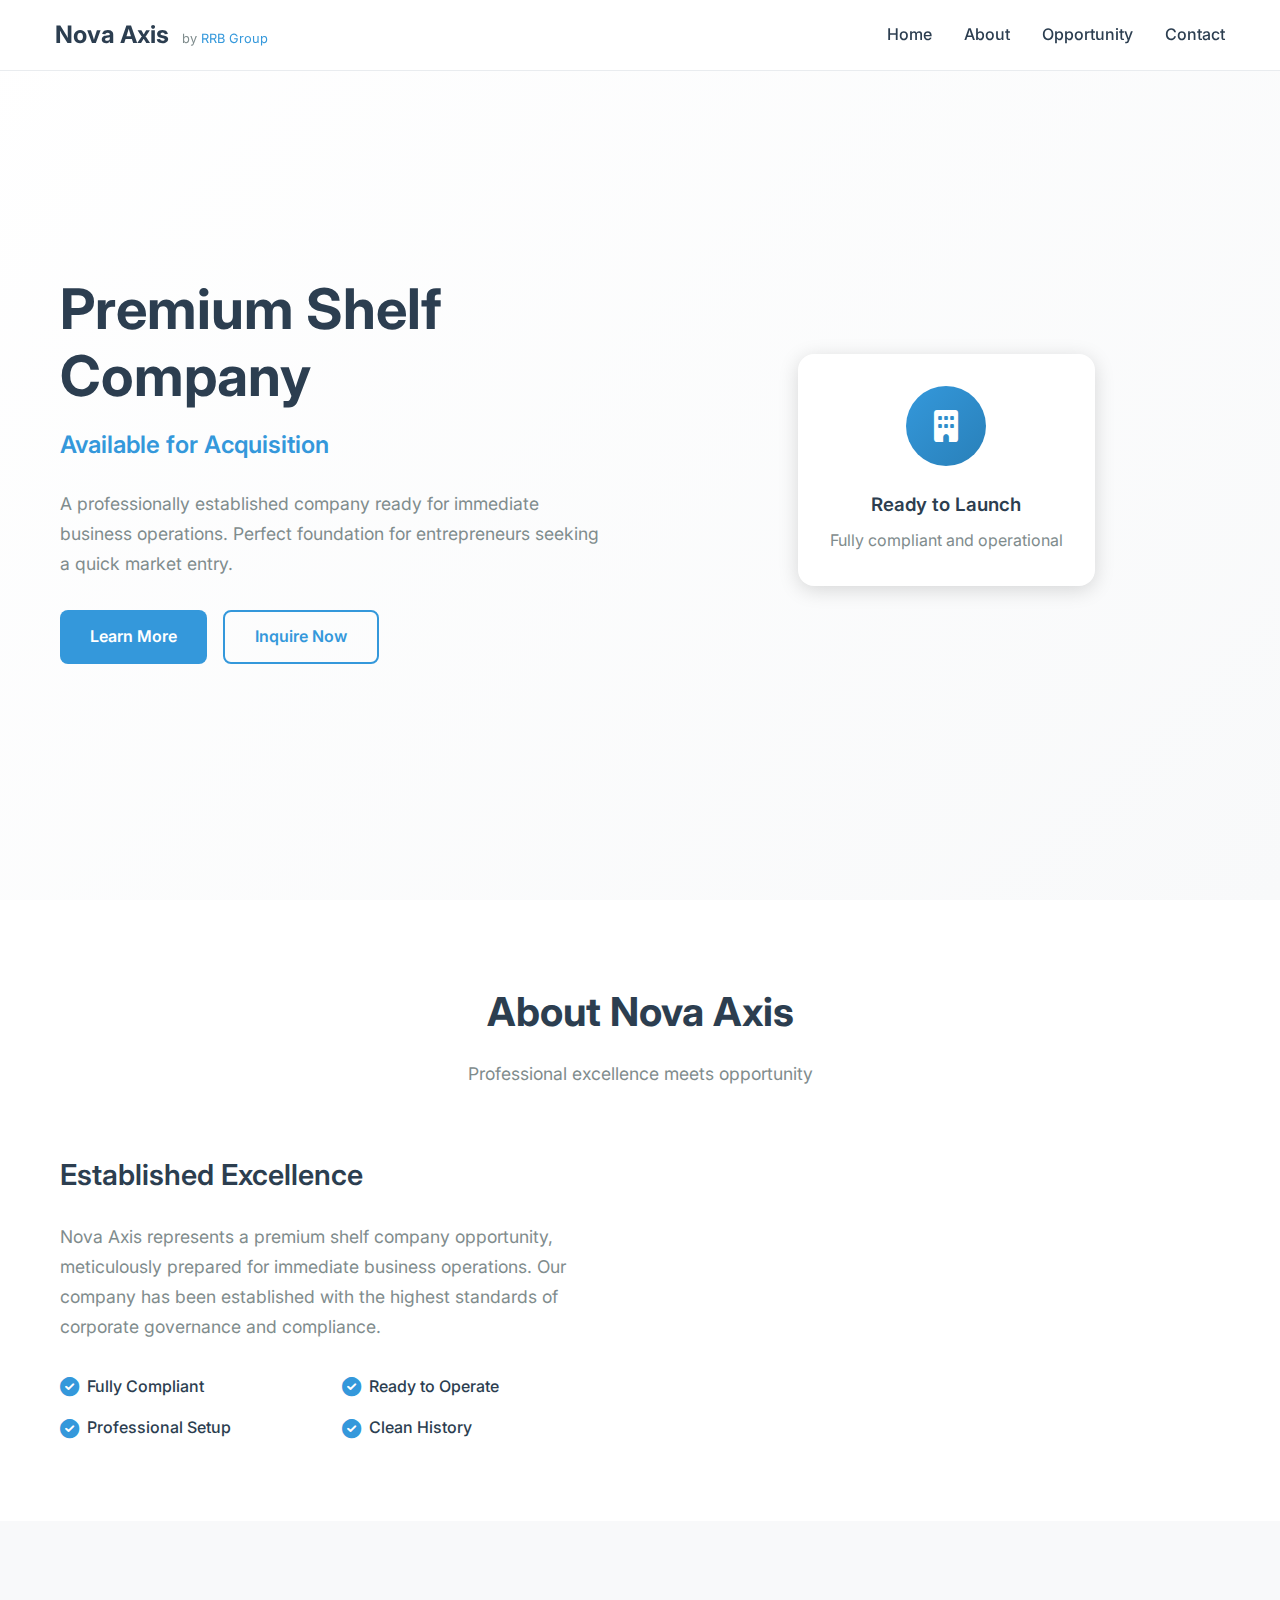
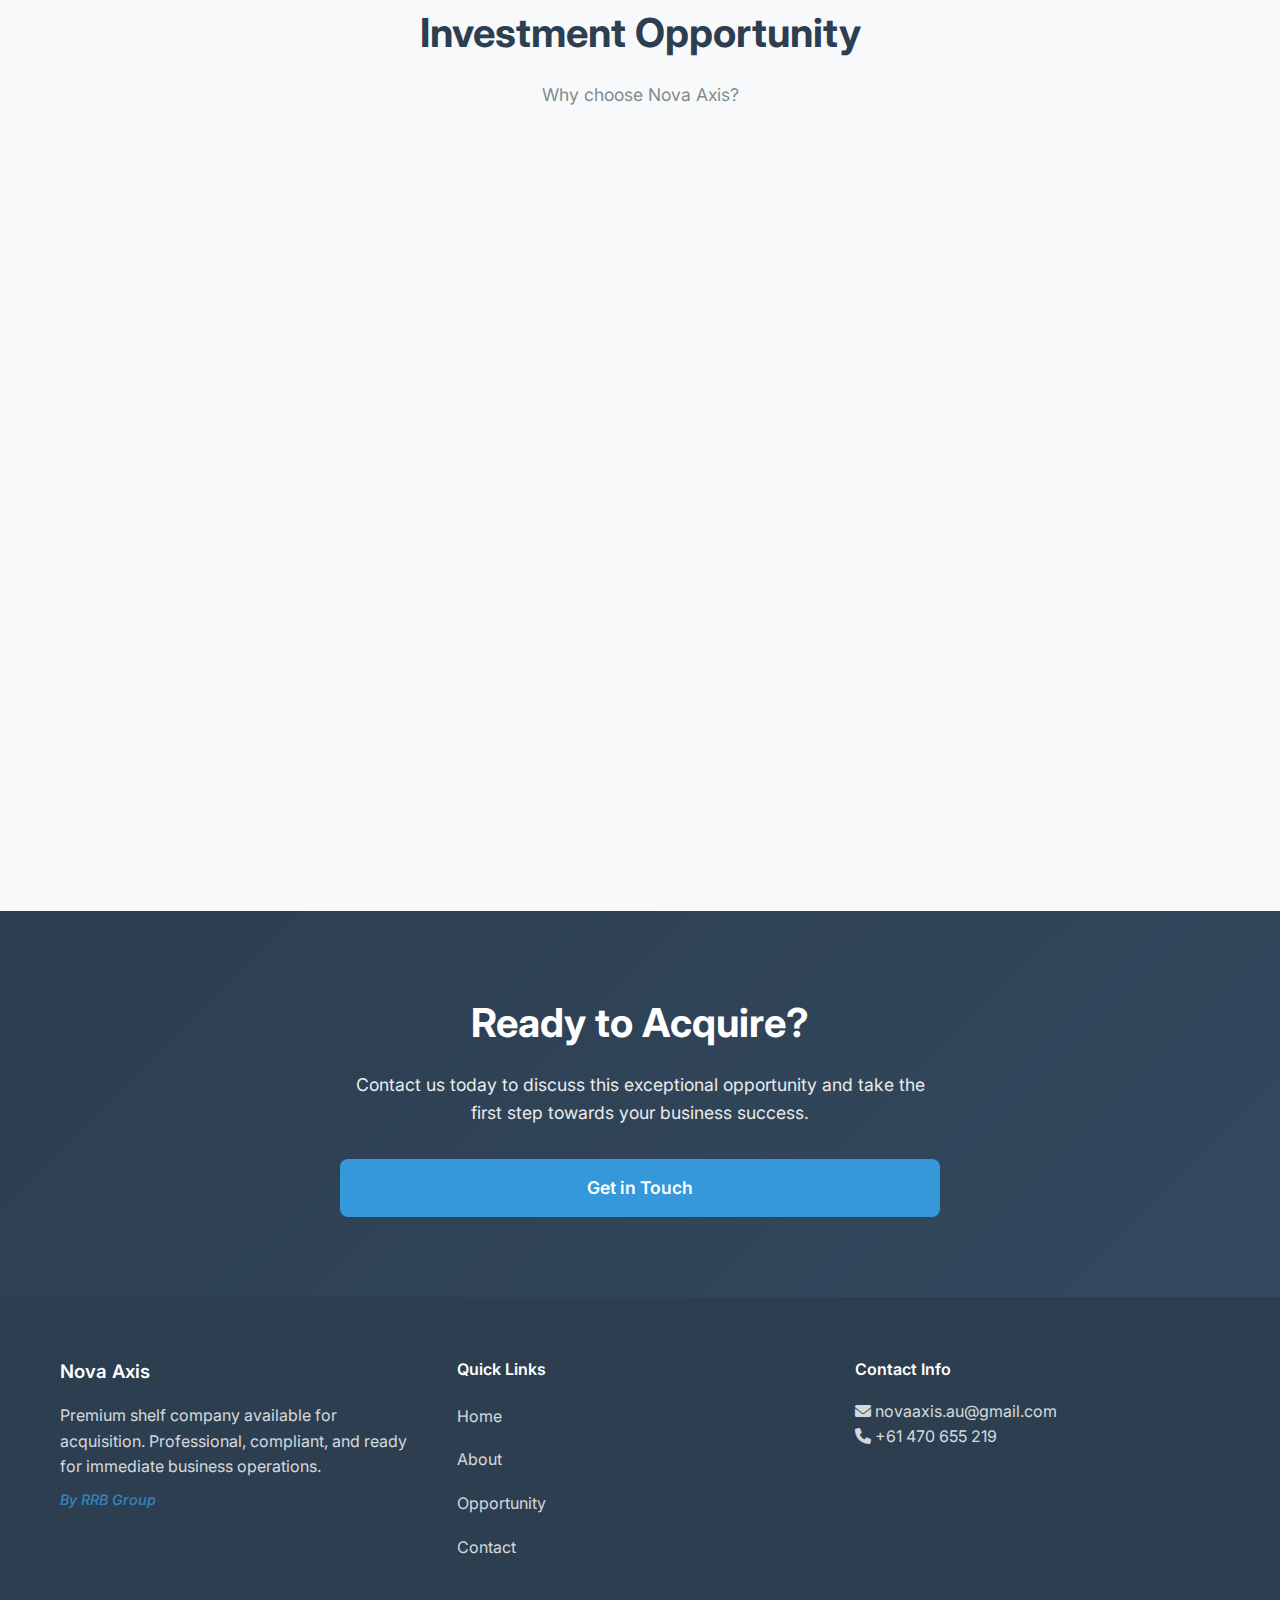
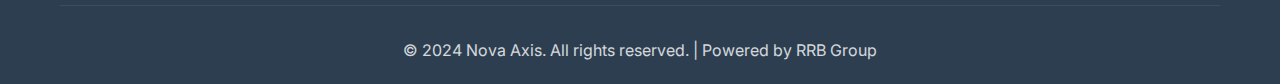
<file: index.html>
<!DOCTYPE html>
<html lang="en">
<head>
    <meta charset="UTF-8">
    <meta name="viewport" content="width=device-width, initial-scale=1.0, maximum-scale=1.0, user-scalable=no">
    <meta name="description" content="Nova Axis - Premium shelf company available for acquisition. Professional, compliant, and ready for immediate business operations.">
    <meta name="keywords" content="shelf company, company acquisition, business opportunity, Nova Axis">
    <meta name="author" content="Nova Axis">
    <meta name="robots" content="index, follow">
    
    <!-- Open Graph / Facebook -->
    <meta property="og:type" content="website">
    <meta property="og:url" content="https://rrbgroup.github.io/VerdantEdge/">
    <meta property="og:title" content="Nova Axis - Premium Shelf Company">
    <meta property="og:description" content="Premium shelf company available for acquisition. Professional, compliant, and ready for immediate business operations.">
    <meta property="og:image" content="https://rrbgroup.github.io/VerdantEdge/og-image.jpg">

    <!-- Twitter -->
    <meta property="twitter:card" content="summary_large_image">
    <meta property="twitter:url" content="https://rrbgroup.github.io/VerdantEdge/">
    <meta property="twitter:title" content="Nova Axis - Premium Shelf Company">
    <meta property="twitter:description" content="Premium shelf company available for acquisition. Professional, compliant, and ready for immediate business operations.">
    <meta property="twitter:image" content="https://rrbgroup.github.io/VerdantEdge/og-image.jpg">

    <!-- Mobile App Meta Tags -->
    <meta name="apple-mobile-web-app-capable" content="yes">
    <meta name="apple-mobile-web-app-status-bar-style" content="default">
    <meta name="apple-mobile-web-app-title" content="Nova Axis">
    <meta name="mobile-web-app-capable" content="yes">
    <meta name="theme-color" content="#27ae60">
    <meta name="msapplication-TileColor" content="#27ae60">
    
    <!-- Favicon -->
    <link rel="icon" type="image/x-icon" href="/favicon.ico">
    <link rel="apple-touch-icon" href="/apple-touch-icon.png">
    
    <title>Nova Axis - Premium Shelf Company</title>
    <link rel="stylesheet" href="styles.css">
    <link href="https://fonts.googleapis.com/css2?family=Inter:wght@300;400;500;600;700&display=swap" rel="stylesheet">
    <link rel="stylesheet" href="https://cdnjs.cloudflare.com/ajax/libs/font-awesome/6.0.0/css/all.min.css">
</head>
<body>
    <!-- Navigation -->
    <nav class="navbar">
        <div class="nav-container">
            <div class="nav-logo">
                <h2>Nova Axis <span class="rrb-header">by <a href="https://www.rrbgroup.au/" target="_blank" rel="noopener noreferrer">RRB Group</a></span></h2>
            </div>
            <ul class="nav-menu">
                <li class="nav-item">
                    <a href="#home" class="nav-link">Home</a>
                </li>
                <li class="nav-item">
                    <a href="#about" class="nav-link">About</a>
                </li>
                <li class="nav-item">
                    <a href="#opportunity" class="nav-link">Opportunity</a>
                </li>
                <li class="nav-item">
                    <a href="contact.html" class="nav-link">Contact</a>
                </li>
            </ul>
            <div class="hamburger">
                <span class="bar"></span>
                <span class="bar"></span>
                <span class="bar"></span>
            </div>
        </div>
    </nav>

    <!-- Hero Section -->
    <section id="home" class="hero">
        <div class="hero-container">
            <div class="hero-content">
                <h1 class="hero-title">Premium Shelf Company</h1>
                <h2 class="hero-subtitle">Available for Acquisition</h2>
                <p class="hero-description">
                    A professionally established company ready for immediate business operations. 
                    Perfect foundation for entrepreneurs seeking a quick market entry.
                </p>
                <div class="hero-buttons">
                    <a href="#opportunity" class="btn btn-primary">Learn More</a>
                    <a href="contact.html" class="btn btn-secondary">Inquire Now</a>
                </div>
            </div>
            <div class="hero-visual">
                <div class="hero-card">
                    <div class="card-icon">
                        <i class="fas fa-building"></i>
                    </div>
                    <h3>Ready to Launch</h3>
                    <p>Fully compliant and operational</p>
                </div>
            </div>
        </div>
    </section>

    <!-- About Section -->
    <section id="about" class="about">
        <div class="container">
            <div class="section-header">
                <h2>About Nova Axis</h2>
                <p>Professional excellence meets opportunity</p>
            </div>
            <div class="about-content">
                <div class="about-text">
                    <h3>Established Excellence</h3>
                    <p>
                        Nova Axis represents a premium shelf company opportunity, meticulously prepared 
                        for immediate business operations. Our company has been established with the 
                        highest standards of corporate governance and compliance.
                    </p>
                    <div class="features-grid">
                        <div class="feature">
                            <i class="fas fa-check-circle"></i>
                            <span>Fully Compliant</span>
                        </div>
                        <div class="feature">
                            <i class="fas fa-check-circle"></i>
                            <span>Ready to Operate</span>
                        </div>
                        <div class="feature">
                            <i class="fas fa-check-circle"></i>
                            <span>Professional Setup</span>
                        </div>
                        <div class="feature">
                            <i class="fas fa-check-circle"></i>
                            <span>Clean History</span>
                        </div>
                    </div>
                </div>
                <div class="about-visual">
                    <div class="stats-container">
                        <div class="stat-item">
                            <div class="stat-number">100%</div>
                            <div class="stat-label">Compliant</div>
                        </div>
                        <div class="stat-item">
                            <div class="stat-number">24/7</div>
                            <div class="stat-label">Ready</div>
                        </div>
                        <div class="stat-item">
                            <div class="stat-number">0</div>
                            <div class="stat-label">Liabilities</div>
                        </div>
                    </div>
                </div>
            </div>
        </div>
    </section>

    <!-- Opportunity Section -->
    <section id="opportunity" class="opportunity">
        <div class="container">
            <div class="section-header">
                <h2>Investment Opportunity</h2>
                <p>Why choose Nova Axis?</p>
            </div>
            <div class="opportunity-grid">
                <div class="opportunity-card">
                    <div class="card-icon">
                        <i class="fas fa-rocket"></i>
                    </div>
                    <h3>Immediate Launch</h3>
                    <p>Skip the lengthy incorporation process and start operating immediately with our ready-to-use company structure.</p>
                </div>
                <div class="opportunity-card">
                    <div class="card-icon">
                        <i class="fas fa-shield-alt"></i>
                    </div>
                    <h3>Risk Mitigation</h3>
                    <p>Benefit from a company with a clean operational history and full regulatory compliance.</p>
                </div>
                <div class="opportunity-card">
                    <div class="card-icon">
                        <i class="fas fa-chart-line"></i>
                    </div>
                    <h3>Growth Ready</h3>
                    <p>Perfect foundation for scaling your business with established corporate infrastructure.</p>
                </div>
                <div class="opportunity-card">
                    <div class="card-icon">
                        <i class="fas fa-clock"></i>
                    </div>
                    <h3>Time Savings</h3>
                    <p>Save months of administrative work and focus on your core business objectives.</p>
                </div>
            </div>
        </div>
    </section>

    <!-- CTA Section -->
    <section class="cta">
        <div class="container">
            <div class="cta-content">
                <h2>Ready to Acquire?</h2>
                <p>Contact us today to discuss this exceptional opportunity and take the first step towards your business success.</p>
                <a href="contact.html" class="btn btn-primary">Get in Touch</a>
            </div>
        </div>
    </section>

    <!-- Footer -->
    <footer class="footer">
        <div class="container">
            <div class="footer-content">
                <div class="footer-section">
                    <h3>Nova Axis</h3>
                    <p>Premium shelf company available for acquisition. Professional, compliant, and ready for immediate business operations.</p>
                    <p class="rrb-attribution">By <a href="https://www.rrbgroup.au/" target="_blank" rel="noopener noreferrer">RRB Group</a></p>
                </div>
                <div class="footer-section">
                    <h4>Quick Links</h4>
                    <ul>
                        <li><a href="#home">Home</a></li>
                        <li><a href="#about">About</a></li>
                        <li><a href="#opportunity">Opportunity</a></li>
                        <li><a href="contact.html">Contact</a></li>
                    </ul>
                </div>
                <div class="footer-section">
                    <h4>Contact Info</h4>
                    <p><i class="fas fa-envelope"></i> novaaxis.au@gmail.com</p>
                    <p><i class="fas fa-phone"></i> +61 470 655 219</p>
                </div>
            </div>
            <div class="footer-bottom">
                <p>&copy; 2024 Nova Axis. All rights reserved. | Powered by RRB Group</p>
            </div>
        </div>
    </footer>

    <script src="script.js"></script>
</body>
</html>
</file>
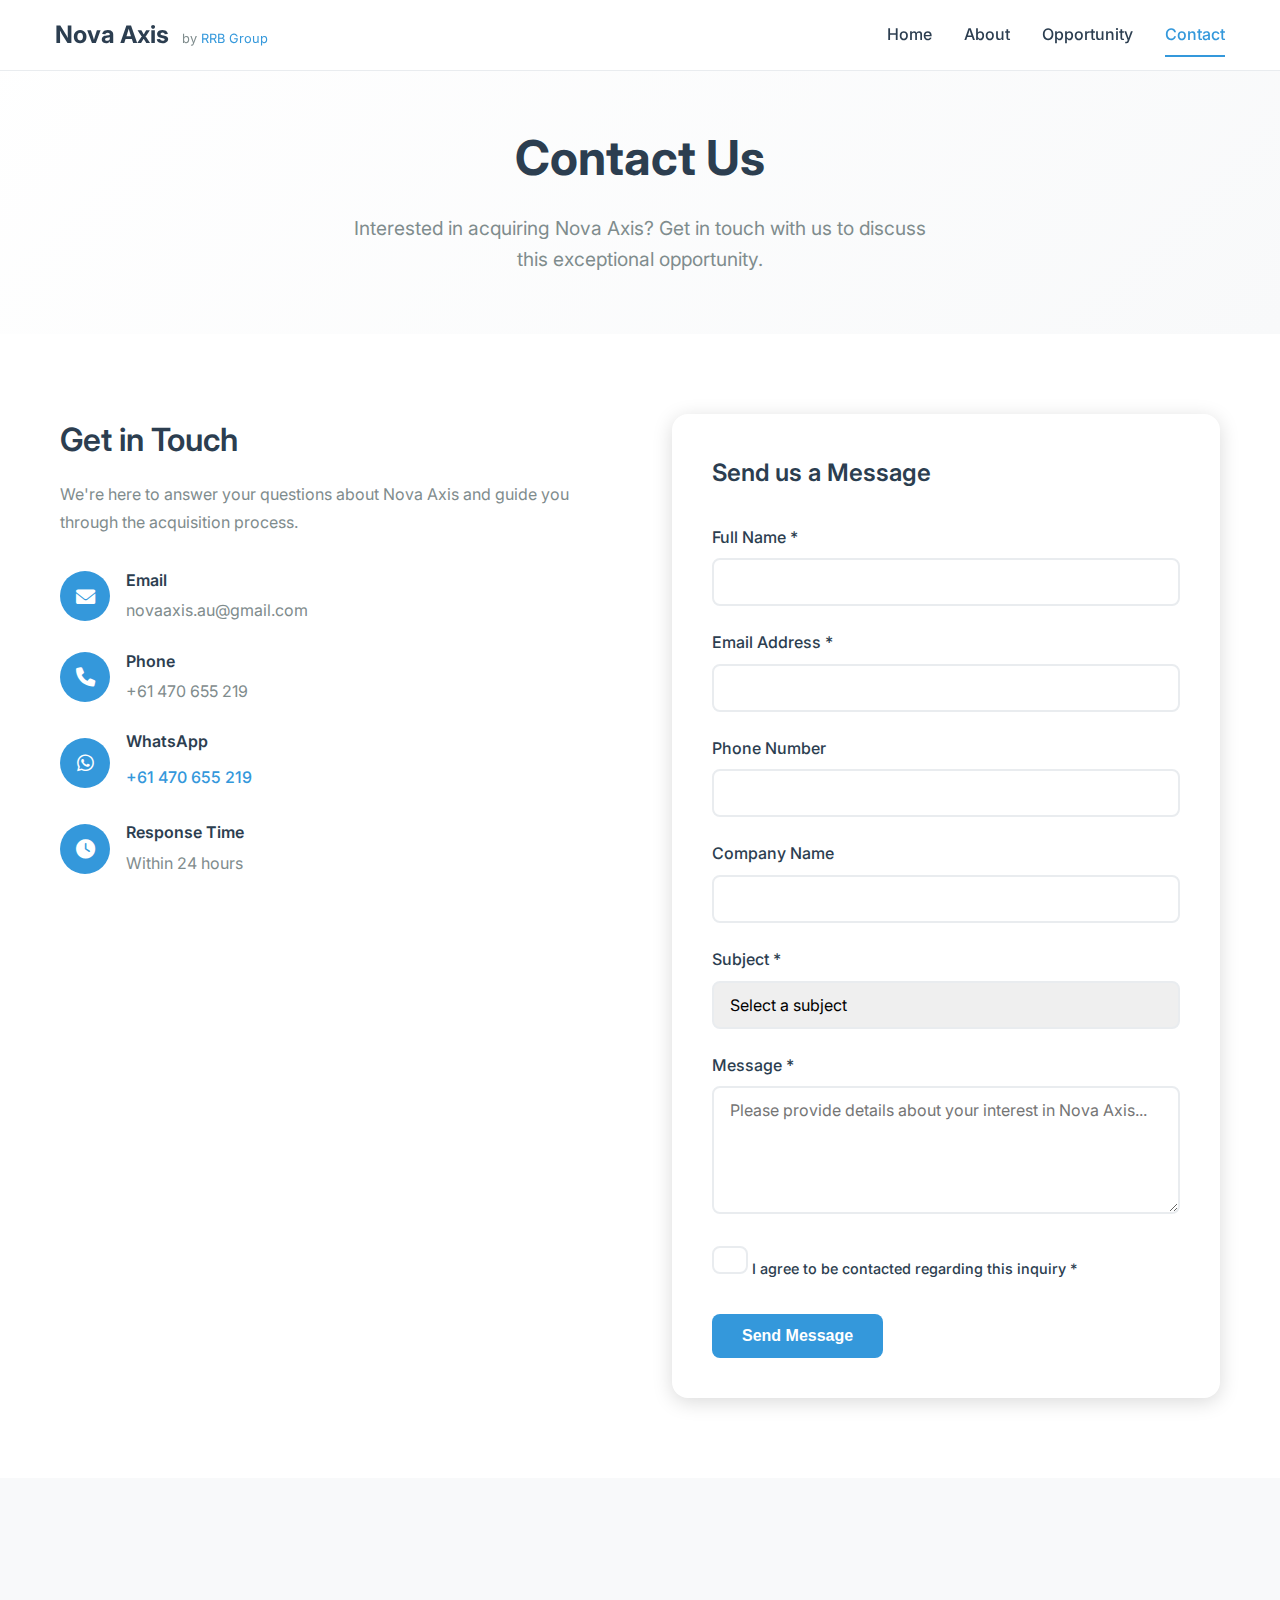
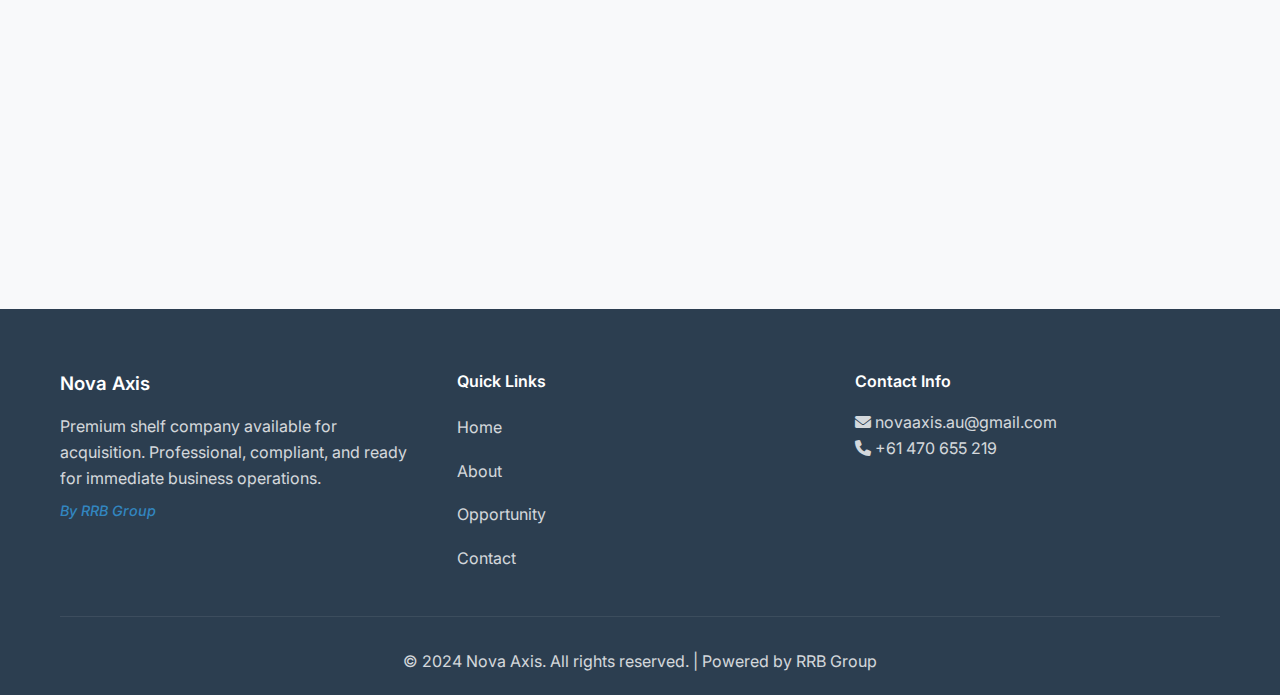
<file: contact.html>
<!DOCTYPE html>
<html lang="en">
<head>
    <meta charset="UTF-8">
    <meta name="viewport" content="width=device-width, initial-scale=1.0, maximum-scale=1.0, user-scalable=no">
    <meta name="description" content="Contact Nova Axis - Premium shelf company available for acquisition. Get in touch to discuss this exceptional opportunity.">
    <meta name="keywords" content="contact Nova Axis, shelf company acquisition, business opportunity">
    <meta name="author" content="Nova Axis">
    <meta name="robots" content="index, follow">
    
    <!-- Open Graph / Facebook -->
    <meta property="og:type" content="website">
    <meta property="og:url" content="https://rrbgroup.github.io/VerdantEdge/contact.html">
    <meta property="og:title" content="Contact Us - Nova Axis">
    <meta property="og:description" content="Contact Nova Axis - Premium shelf company available for acquisition. Get in touch to discuss this exceptional opportunity.">
    <meta property="og:image" content="https://rrbgroup.github.io/VerdantEdge/og-image.jpg">

    <!-- Twitter -->
    <meta property="twitter:card" content="summary_large_image">
    <meta property="twitter:url" content="https://rrbgroup.github.io/VerdantEdge/contact.html">
    <meta property="twitter:title" content="Contact Us - Nova Axis">
    <meta property="twitter:description" content="Contact Nova Axis - Premium shelf company available for acquisition. Get in touch to discuss this exceptional opportunity.">
    <meta property="twitter:image" content="https://rrbgroup.github.io/VerdantEdge/og-image.jpg">

    <!-- Mobile App Meta Tags -->
    <meta name="apple-mobile-web-app-capable" content="yes">
    <meta name="apple-mobile-web-app-status-bar-style" content="default">
    <meta name="apple-mobile-web-app-title" content="Nova Axis">
    <meta name="mobile-web-app-capable" content="yes">
    <meta name="theme-color" content="#27ae60">
    <meta name="msapplication-TileColor" content="#27ae60">
    
    <!-- Favicon -->
    <link rel="icon" type="image/x-icon" href="/favicon.ico">
    <link rel="apple-touch-icon" href="/apple-touch-icon.png">
    
    <title>Contact Us - Nova Axis</title>
    <link rel="stylesheet" href="styles.css">
    <link href="https://fonts.googleapis.com/css2?family=Inter:wght@300;400;500;600;700&display=swap" rel="stylesheet">
    <link rel="stylesheet" href="https://cdnjs.cloudflare.com/ajax/libs/font-awesome/6.0.0/css/all.min.css">
</head>
<body>
    <!-- Navigation -->
    <nav class="navbar">
        <div class="nav-container">
            <div class="nav-logo">
                <h2>Nova Axis <span class="rrb-header">by <a href="https://www.rrbgroup.au/" target="_blank" rel="noopener noreferrer">RRB Group</a></span></h2>
            </div>
            <ul class="nav-menu">
                <li class="nav-item">
                    <a href="index.html" class="nav-link">Home</a>
                </li>
                <li class="nav-item">
                    <a href="index.html#about" class="nav-link">About</a>
                </li>
                <li class="nav-item">
                    <a href="index.html#opportunity" class="nav-link">Opportunity</a>
                </li>
                <li class="nav-item">
                    <a href="contact.html" class="nav-link active">Contact</a>
                </li>
            </ul>
            <div class="hamburger">
                <span class="bar"></span>
                <span class="bar"></span>
                <span class="bar"></span>
            </div>
        </div>
    </nav>

    <!-- Contact Hero -->
    <section class="contact-hero">
        <div class="container">
            <div class="contact-hero-content">
                <h1>Contact Us</h1>
                <p>Interested in acquiring Nova Axis? Get in touch with us to discuss this exceptional opportunity.</p>
            </div>
        </div>
    </section>

    <!-- Contact Section -->
    <section class="contact-section">
        <div class="container">
            <div class="contact-content">
                <div class="contact-info">
                    <h2>Get in Touch</h2>
                    <p>We're here to answer your questions about Nova Axis and guide you through the acquisition process.</p>
                    
                    <div class="contact-details">
                        <div class="contact-item">
                            <div class="contact-icon">
                                <i class="fas fa-envelope"></i>
                            </div>
                            <div class="contact-text">
                                <h4>Email</h4>
                                <p>novaaxis.au@gmail.com</p>
                            </div>
                        </div>
                        
                        <div class="contact-item">
                            <div class="contact-icon">
                                <i class="fas fa-phone"></i>
                            </div>
                            <div class="contact-text">
                                <h4>Phone</h4>
                                <p>+61 470 655 219</p>
                            </div>
                        </div>
                        
                        <div class="contact-item">
                            <div class="contact-icon">
                                <i class="fab fa-whatsapp"></i>
                            </div>
                            <div class="contact-text">
                                <h4>WhatsApp</h4>
                                <p><a href="https://wa.me/61470655219" target="_blank" class="whatsapp-link">+61 470 655 219</a></p>
                            </div>
                        </div>
                        
                        <div class="contact-item">
                            <div class="contact-icon">
                                <i class="fas fa-clock"></i>
                            </div>
                            <div class="contact-text">
                                <h4>Response Time</h4>
                                <p>Within 24 hours</p>
                            </div>
                        </div>
                    </div>
                </div>
                
                <div class="contact-form-container">
                    <form class="contact-form" id="contactForm">
                        <h3>Send us a Message</h3>
                        
                        <div class="form-group">
                            <label for="name">Full Name *</label>
                            <input type="text" id="name" name="name" required>
                        </div>
                        
                        <div class="form-group">
                            <label for="email">Email Address *</label>
                            <input type="email" id="email" name="email" required>
                        </div>
                        
                        <div class="form-group">
                            <label for="phone">Phone Number</label>
                            <input type="tel" id="phone" name="phone">
                        </div>
                        
                        <div class="form-group">
                            <label for="company">Company Name</label>
                            <input type="text" id="company" name="company">
                        </div>
                        
                        <div class="form-group">
                            <label for="subject">Subject *</label>
                            <select id="subject" name="subject" required>
                                <option value="">Select a subject</option>
                                <option value="acquisition">Acquisition Inquiry</option>
                                <option value="information">Request Information</option>
                                <option value="meeting">Schedule Meeting</option>
                                <option value="other">Other</option>
                            </select>
                        </div>
                        
                        <div class="form-group">
                            <label for="message">Message *</label>
                            <textarea id="message" name="message" rows="5" required placeholder="Please provide details about your interest in Nova Axis..."></textarea>
                        </div>
                        
                        <div class="form-group">
                            <label class="checkbox-label">
                                <input type="checkbox" id="agreement" name="agreement" required>
                                <span class="checkmark"></span>
                                I agree to be contacted regarding this inquiry *
                            </label>
                        </div>
                        
                        <button type="submit" class="btn btn-primary">Send Message</button>
                    </form>
                </div>
            </div>
        </div>
    </section>

    <!-- Additional Info Section -->
    <section class="info-section">
        <div class="container">
            <div class="info-grid">
                <div class="info-card">
                    <div class="info-icon">
                        <i class="fas fa-handshake"></i>
                    </div>
                    <h3>Professional Process</h3>
                    <p>We maintain the highest standards of confidentiality and professionalism throughout the acquisition process.</p>
                </div>
                
                <div class="info-card">
                    <div class="info-icon">
                        <i class="fas fa-shield-alt"></i>
                    </div>
                    <h3>Secure Communication</h3>
                    <p>All communications are handled with the utmost discretion and security to protect your interests.</p>
                </div>
                
                <div class="info-card">
                    <div class="info-icon">
                        <i class="fas fa-clock"></i>
                    </div>
                    <h3>Quick Response</h3>
                    <p>We understand the importance of timely communication and respond to all inquiries within 24 hours.</p>
                </div>
            </div>
        </div>
    </section>

    <!-- Footer -->
    <footer class="footer">
        <div class="container">
            <div class="footer-content">
                <div class="footer-section">
                    <h3>Nova Axis</h3>
                    <p>Premium shelf company available for acquisition. Professional, compliant, and ready for immediate business operations.</p>
                    <p class="rrb-attribution">By <a href="https://www.rrbgroup.au/" target="_blank" rel="noopener noreferrer">RRB Group</a></p>
                </div>
                <div class="footer-section">
                    <h4>Quick Links</h4>
                    <ul>
                        <li><a href="index.html">Home</a></li>
                        <li><a href="index.html#about">About</a></li>
                        <li><a href="index.html#opportunity">Opportunity</a></li>
                        <li><a href="contact.html">Contact</a></li>
                    </ul>
                </div>
                <div class="footer-section">
                    <h4>Contact Info</h4>
                    <p><i class="fas fa-envelope"></i> novaaxis.au@gmail.com</p>
                    <p><i class="fas fa-phone"></i> +61 470 655 219</p>
                </div>
            </div>
            <div class="footer-bottom">
                <p>&copy; 2024 Nova Axis. All rights reserved. | Powered by RRB Group</p>
            </div>
        </div>
    </footer>

    <script src="script.js"></script>
</body>
</html>
</file>
<file: styles.css>
/* Reset and Base Styles */
* {
    margin: 0;
    padding: 0;
    box-sizing: border-box;
}

:root {
    --primary-color: #2c3e50;
    --secondary-color: #34495e;
    --accent-color: #3498db;
    --text-primary: #2c3e50;
    --text-secondary: #7f8c8d;
    --background-white: #ffffff;
    --background-light: #f8f9fa;
    --background-gray: #ecf0f1;
    --border-color: #e9ecef;
    --shadow-light: 0 2px 10px rgba(0, 0, 0, 0.1);
    --shadow-medium: 0 4px 20px rgba(0, 0, 0, 0.15);
    --transition: all 0.3s ease;
}

html {
    scroll-behavior: smooth;
    -webkit-text-size-adjust: 100%;
    -ms-text-size-adjust: 100%;
}

body {
    font-family: 'Inter', sans-serif;
    line-height: 1.6;
    color: var(--text-primary);
    background-color: var(--background-white);
    -webkit-font-smoothing: antialiased;
    -moz-osx-font-smoothing: grayscale;
    overflow-x: hidden;
}

.container {
    max-width: 1200px;
    margin: 0 auto;
    padding: 0 20px;
}

/* Navigation */
.navbar {
    position: fixed;
    top: 0;
    width: 100%;
    background: rgba(255, 255, 255, 0.95);
    backdrop-filter: blur(10px);
    -webkit-backdrop-filter: blur(10px);
    border-bottom: 1px solid var(--border-color);
    z-index: 1000;
    transition: var(--transition);
}

.nav-container {
    max-width: 1200px;
    margin: 0 auto;
    padding: 0 15px;
    display: flex;
    justify-content: space-between;
    align-items: center;
    height: 70px;
}

.nav-logo h2 {
    color: var(--primary-color);
    font-weight: 700;
    font-size: 1.5rem;
}

.rrb-header {
    font-size: 0.8rem;
    font-weight: 400;
    color: var(--text-secondary);
    margin-left: 0.5rem;
}

.rrb-header a {
    color: var(--accent-color);
    text-decoration: none;
    transition: var(--transition);
}

.rrb-header a:hover {
    color: #2980b9;
    text-decoration: underline;
}

.nav-menu {
    display: flex;
    list-style: none;
    gap: 2rem;
}

.nav-link {
    text-decoration: none;
    color: var(--text-primary);
    font-weight: 500;
    transition: var(--transition);
    position: relative;
    padding: 0.5rem 0;
}

.nav-link:hover,
.nav-link.active {
    color: var(--accent-color);
}

.nav-link::after {
    content: '';
    position: absolute;
    bottom: -5px;
    left: 0;
    width: 0;
    height: 2px;
    background: var(--accent-color);
    transition: var(--transition);
}

.nav-link:hover::after,
.nav-link.active::after {
    width: 100%;
}

.hamburger {
    display: none;
    flex-direction: column;
    cursor: pointer;
    padding: 5px;
    z-index: 1001;
}

.bar {
    width: 25px;
    height: 3px;
    background: var(--primary-color);
    margin: 3px 0;
    transition: var(--transition);
    border-radius: 2px;
}

/* Hero Section */
.hero {
    padding: 120px 0 80px;
    background: linear-gradient(135deg, var(--background-white) 0%, var(--background-light) 100%);
    min-height: 100vh;
    display: flex;
    align-items: center;
}

.hero-container {
    max-width: 1200px;
    margin: 0 auto;
    padding: 0 20px;
    display: grid;
    grid-template-columns: 1fr 1fr;
    gap: 4rem;
    align-items: center;
}

.hero-title {
    font-size: 3.5rem;
    font-weight: 700;
    color: var(--primary-color);
    margin-bottom: 1rem;
    line-height: 1.2;
}

.hero-subtitle {
    font-size: 1.5rem;
    color: var(--accent-color);
    font-weight: 600;
    margin-bottom: 1.5rem;
}

.hero-description {
    font-size: 1.1rem;
    color: var(--text-secondary);
    margin-bottom: 2rem;
    line-height: 1.7;
}

.hero-buttons {
    display: flex;
    gap: 1rem;
    flex-wrap: wrap;
}

.btn {
    padding: 12px 30px;
    border: none;
    border-radius: 8px;
    font-weight: 600;
    text-decoration: none;
    display: inline-block;
    transition: var(--transition);
    cursor: pointer;
    font-size: 1rem;
    min-height: 44px;
    display: flex;
    align-items: center;
    justify-content: center;
    -webkit-tap-highlight-color: transparent;
}

.btn-primary {
    background: var(--accent-color);
    color: white;
}

.btn-primary:hover {
    background: #2980b9;
    transform: translateY(-2px);
    box-shadow: var(--shadow-medium);
}

.btn-secondary {
    background: transparent;
    color: var(--accent-color);
    border: 2px solid var(--accent-color);
}

.btn-secondary:hover {
    background: var(--accent-color);
    color: white;
    transform: translateY(-2px);
}

.hero-visual {
    display: flex;
    justify-content: center;
    align-items: center;
}

.hero-card {
    background: white;
    padding: 2rem;
    border-radius: 16px;
    box-shadow: var(--shadow-medium);
    text-align: center;
    max-width: 300px;
    transition: var(--transition);
}

.hero-card:hover {
    transform: translateY(-10px);
    box-shadow: 0 8px 30px rgba(0, 0, 0, 0.2);
}

.card-icon {
    width: 80px;
    height: 80px;
    background: linear-gradient(135deg, var(--accent-color), #2980b9);
    border-radius: 50%;
    display: flex;
    align-items: center;
    justify-content: center;
    margin: 0 auto 1.5rem;
}

.card-icon i {
    font-size: 2rem;
    color: white;
}

.hero-card h3 {
    color: var(--primary-color);
    margin-bottom: 0.5rem;
    font-weight: 600;
}

.hero-card p {
    color: var(--text-secondary);
}

/* Section Headers */
.section-header {
    text-align: center;
    margin-bottom: 4rem;
}

.section-header h2 {
    font-size: 2.5rem;
    color: var(--primary-color);
    margin-bottom: 1rem;
    font-weight: 700;
}

.section-header p {
    font-size: 1.1rem;
    color: var(--text-secondary);
}

/* About Section */
.about {
    padding: 80px 0;
    background: var(--background-white);
}

.about-content {
    display: grid;
    grid-template-columns: 1fr 1fr;
    gap: 4rem;
    align-items: center;
}

.about-text h3 {
    font-size: 1.8rem;
    color: var(--primary-color);
    margin-bottom: 1.5rem;
    font-weight: 600;
}

.about-text p {
    font-size: 1.1rem;
    color: var(--text-secondary);
    margin-bottom: 2rem;
    line-height: 1.7;
}

.features-grid {
    display: grid;
    grid-template-columns: 1fr 1fr;
    gap: 1rem;
}

.feature {
    display: flex;
    align-items: center;
    gap: 0.5rem;
    color: var(--text-primary);
    font-weight: 500;
}

.feature i {
    color: var(--accent-color);
    font-size: 1.2rem;
}

.stats-container {
    display: grid;
    grid-template-columns: repeat(3, 1fr);
    gap: 2rem;
}

.stat-item {
    text-align: center;
    padding: 2rem;
    background: white;
    border-radius: 12px;
    box-shadow: var(--shadow-light);
    transition: var(--transition);
}

.stat-item:hover {
    transform: translateY(-5px);
    box-shadow: var(--shadow-medium);
}

.stat-number {
    font-size: 2.5rem;
    font-weight: 700;
    color: var(--accent-color);
    margin-bottom: 0.5rem;
}

.stat-label {
    color: var(--text-secondary);
    font-weight: 500;
}

/* Opportunity Section */
.opportunity {
    padding: 80px 0;
    background: var(--background-light);
}

.opportunity-grid {
    display: grid;
    grid-template-columns: repeat(auto-fit, minmax(280px, 1fr));
    gap: 2rem;
}

.opportunity-card {
    background: white;
    padding: 2.5rem;
    border-radius: 16px;
    box-shadow: var(--shadow-light);
    text-align: center;
    transition: var(--transition);
}

.opportunity-card:hover {
    transform: translateY(-10px);
    box-shadow: var(--shadow-medium);
}

.opportunity-card .card-icon {
    width: 70px;
    height: 70px;
    margin-bottom: 1.5rem;
}

.opportunity-card h3 {
    color: var(--primary-color);
    margin-bottom: 1rem;
    font-weight: 600;
    font-size: 1.3rem;
}

.opportunity-card p {
    color: var(--text-secondary);
    line-height: 1.6;
}

/* CTA Section */
.cta {
    padding: 80px 0;
    background: linear-gradient(135deg, var(--primary-color), var(--secondary-color));
    color: white;
}

.cta-content {
    text-align: center;
    max-width: 600px;
    margin: 0 auto;
}

.cta-content h2 {
    font-size: 2.5rem;
    margin-bottom: 1rem;
    font-weight: 700;
}

.cta-content p {
    font-size: 1.1rem;
    margin-bottom: 2rem;
    opacity: 0.9;
}

.cta .btn-primary {
    background: var(--accent-color);
    color: white;
    font-size: 1.1rem;
    padding: 15px 40px;
}

/* Contact Page Styles */
.contact-hero {
    padding: 120px 0 60px;
    background: linear-gradient(135deg, var(--background-white) 0%, var(--background-light) 100%);
    text-align: center;
}

.contact-hero-content h1 {
    font-size: 3rem;
    color: var(--primary-color);
    margin-bottom: 1rem;
    font-weight: 700;
}

.contact-hero-content p {
    font-size: 1.2rem;
    color: var(--text-secondary);
    max-width: 600px;
    margin: 0 auto;
}

.contact-section {
    padding: 80px 0;
    background: var(--background-white);
}

.contact-content {
    display: grid;
    grid-template-columns: 1fr 1fr;
    gap: 4rem;
    align-items: start;
}

.contact-info h2 {
    font-size: 2rem;
    color: var(--primary-color);
    margin-bottom: 1rem;
    font-weight: 600;
}

.contact-info p {
    color: var(--text-secondary);
    margin-bottom: 2rem;
    line-height: 1.7;
}

.contact-details {
    display: flex;
    flex-direction: column;
    gap: 1.5rem;
}

.contact-item {
    display: flex;
    align-items: center;
    gap: 1rem;
}

.contact-icon {
    width: 50px;
    height: 50px;
    background: var(--accent-color);
    border-radius: 50%;
    display: flex;
    align-items: center;
    justify-content: center;
    color: white;
    font-size: 1.2rem;
    flex-shrink: 0;
}

.contact-text h4 {
    color: var(--primary-color);
    margin-bottom: 0.25rem;
    font-weight: 600;
}

.contact-text p {
    color: var(--text-secondary);
    margin: 0;
}

.whatsapp-link {
    color: var(--accent-color);
    text-decoration: none;
    font-weight: 500;
    transition: var(--transition);
    padding: 5px 0;
    display: inline-block;
}

.whatsapp-link:hover {
    color: #25d366;
    text-decoration: underline;
}

.contact-form-container {
    background: white;
    padding: 2.5rem;
    border-radius: 16px;
    box-shadow: var(--shadow-medium);
}

.contact-form h3 {
    color: var(--primary-color);
    margin-bottom: 2rem;
    font-weight: 600;
    font-size: 1.5rem;
}

.form-group {
    margin-bottom: 1.5rem;
}

.form-group label {
    display: block;
    margin-bottom: 0.5rem;
    color: var(--text-primary);
    font-weight: 500;
}

.form-group input,
.form-group select,
.form-group textarea {
    width: 100%;
    padding: 12px 16px;
    border: 2px solid var(--border-color);
    border-radius: 8px;
    font-size: 1rem;
    transition: var(--transition);
    font-family: inherit;
    min-height: 44px;
    -webkit-appearance: none;
    -moz-appearance: none;
    appearance: none;
}

.form-group input:focus,
.form-group select:focus,
.form-group textarea:focus {
    outline: none;
    border-color: var(--accent-color);
    box-shadow: 0 0 0 3px rgba(52, 152, 219, 0.1);
}

.form-group textarea {
    resize: vertical;
    min-height: 120px;
}

.checkbox-label {
    display: flex;
    align-items: center;
    gap: 0.5rem;
    cursor: pointer;
    font-size: 0.9rem;
    min-height: 44px;
}

.checkbox-label input[type="checkbox"] {
    width: auto;
    margin: 0;
    min-height: auto;
}

.info-section {
    padding: 80px 0;
    background: var(--background-light);
}

.info-grid {
    display: grid;
    grid-template-columns: repeat(auto-fit, minmax(300px, 1fr));
    gap: 2rem;
}

.info-card {
    background: white;
    padding: 2rem;
    border-radius: 12px;
    text-align: center;
    box-shadow: var(--shadow-light);
    transition: var(--transition);
}

.info-card:hover {
    transform: translateY(-5px);
    box-shadow: var(--shadow-medium);
}

.info-icon {
    width: 60px;
    height: 60px;
    background: var(--accent-color);
    border-radius: 50%;
    display: flex;
    align-items: center;
    justify-content: center;
    margin: 0 auto 1.5rem;
    color: white;
    font-size: 1.5rem;
}

.info-card h3 {
    color: var(--primary-color);
    margin-bottom: 1rem;
    font-weight: 600;
}

.info-card p {
    color: var(--text-secondary);
    line-height: 1.6;
}

/* Footer */
.footer {
    background: var(--primary-color);
    color: white;
    padding: 60px 0 20px;
}

.footer-content {
    display: grid;
    grid-template-columns: repeat(auto-fit, minmax(250px, 1fr));
    gap: 2rem;
    margin-bottom: 2rem;
}

.footer-section h3,
.footer-section h4 {
    margin-bottom: 1rem;
    font-weight: 600;
}

.footer-section p {
    opacity: 0.8;
    line-height: 1.6;
}

.footer-section ul {
    list-style: none;
}

.footer-section ul li {
    margin-bottom: 0.5rem;
}

.footer-section ul li a {
    color: white;
    text-decoration: none;
    opacity: 0.8;
    transition: var(--transition);
    padding: 5px 0;
    display: inline-block;
}

.footer-section ul li a:hover {
    opacity: 1;
    color: var(--accent-color);
}

.footer-bottom {
    border-top: 1px solid rgba(255, 255, 255, 0.1);
    padding-top: 2rem;
    text-align: center;
    opacity: 0.8;
}

.rrb-attribution {
    font-size: 0.9rem;
    font-weight: 500;
    color: var(--accent-color);
    margin-top: 0.5rem;
    opacity: 0.9;
    font-style: italic;
}

.rrb-attribution a {
    color: var(--accent-color);
    text-decoration: none;
    transition: var(--transition);
}

.rrb-attribution a:hover {
    color: #2980b9;
    text-decoration: underline;
}

/* Responsive Design */
@media (max-width: 768px) {
    .hamburger {
        display: flex;
    }
    
    .nav-menu {
        position: fixed;
        left: -100%;
        top: 70px;
        flex-direction: column;
        background-color: white;
        width: 100%;
        text-align: center;
        transition: 0.3s;
        box-shadow: var(--shadow-medium);
        padding: 2rem 0;
        height: calc(100vh - 70px);
        overflow-y: auto;
    }
    
    .nav-menu.active {
        left: 0;
    }
    
    .nav-menu li {
        margin: 1rem 0;
    }
    
    .nav-link {
        font-size: 1.1rem;
        padding: 1rem 0;
        display: block;
    }
    
    .hero-container {
        grid-template-columns: 1fr;
        text-align: center;
        gap: 2rem;
    }
    
    .hero-title {
        font-size: 2.5rem;
    }
    
    .about-content {
        grid-template-columns: 1fr;
        gap: 2rem;
    }
    
    .contact-content {
        grid-template-columns: 1fr;
        gap: 2rem;
    }
    
    .hero-buttons {
        justify-content: center;
        flex-direction: column;
        align-items: center;
    }
    
    .btn {
        width: 100%;
        max-width: 300px;
        margin-bottom: 1rem;
    }
    
    .features-grid {
        grid-template-columns: 1fr;
    }
    
    .stats-container {
        grid-template-columns: 1fr;
    }
    
    .opportunity-grid {
        grid-template-columns: 1fr;
    }
    
    .info-grid {
        grid-template-columns: 1fr;
    }
    
    .footer-content {
        grid-template-columns: 1fr;
        text-align: center;
    }
    
    .contact-item {
        flex-direction: column;
        text-align: center;
        gap: 0.5rem;
    }
    
    .contact-icon {
        margin: 0 auto;
    }
    
    .nav-container {
        padding: 0 15px;
    }
    
    .nav-logo h2 {
        font-size: 1.3rem;
    }
    
    .rrb-header {
        font-size: 0.7rem;
        margin-left: 0.3rem;
    }
    
    .container {
        padding: 0 15px;
    }
}

@media (max-width: 480px) {
    .hero-title {
        font-size: 2rem;
    }
    
    .hero-subtitle {
        font-size: 1.2rem;
    }
    
    .section-header h2 {
        font-size: 2rem;
    }
    
    .btn {
        padding: 15px 20px;
        font-size: 1rem;
        min-height: 48px;
    }
    
    .contact-form-container {
        padding: 1.5rem;
    }
    
    .hero-card {
        padding: 1.5rem;
    }
    
    .opportunity-card {
        padding: 1.5rem;
    }
    
    .info-card {
        padding: 1.5rem;
    }
    
    .stat-item {
        padding: 1.5rem;
    }
    
    .nav-container {
        padding: 0 15px;
    }
    
    .container {
        padding: 0 15px;
    }
    
    .hero-container {
        padding: 0 15px;
    }
}

/* Touch device optimizations */
@media (hover: none) and (pointer: coarse) {
    .btn:hover {
        transform: none;
    }
    
    .opportunity-card:hover,
    .info-card:hover,
    .stat-item:hover,
    .hero-card:hover {
        transform: none;
    }
    
    .nav-link:hover::after {
        width: 0;
    }
    
    .nav-link:active::after {
        width: 100%;
    }
}

/* High contrast mode support */
@media (prefers-contrast: high) {
    :root {
        --text-primary: #000000;
        --text-secondary: #333333;
        --border-color: #000000;
    }
}

/* Reduced motion support */
@media (prefers-reduced-motion: reduce) {
    * {
        animation-duration: 0.01ms !important;
        animation-iteration-count: 1 !important;
        transition-duration: 0.01ms !important;
    }
}
</file>
